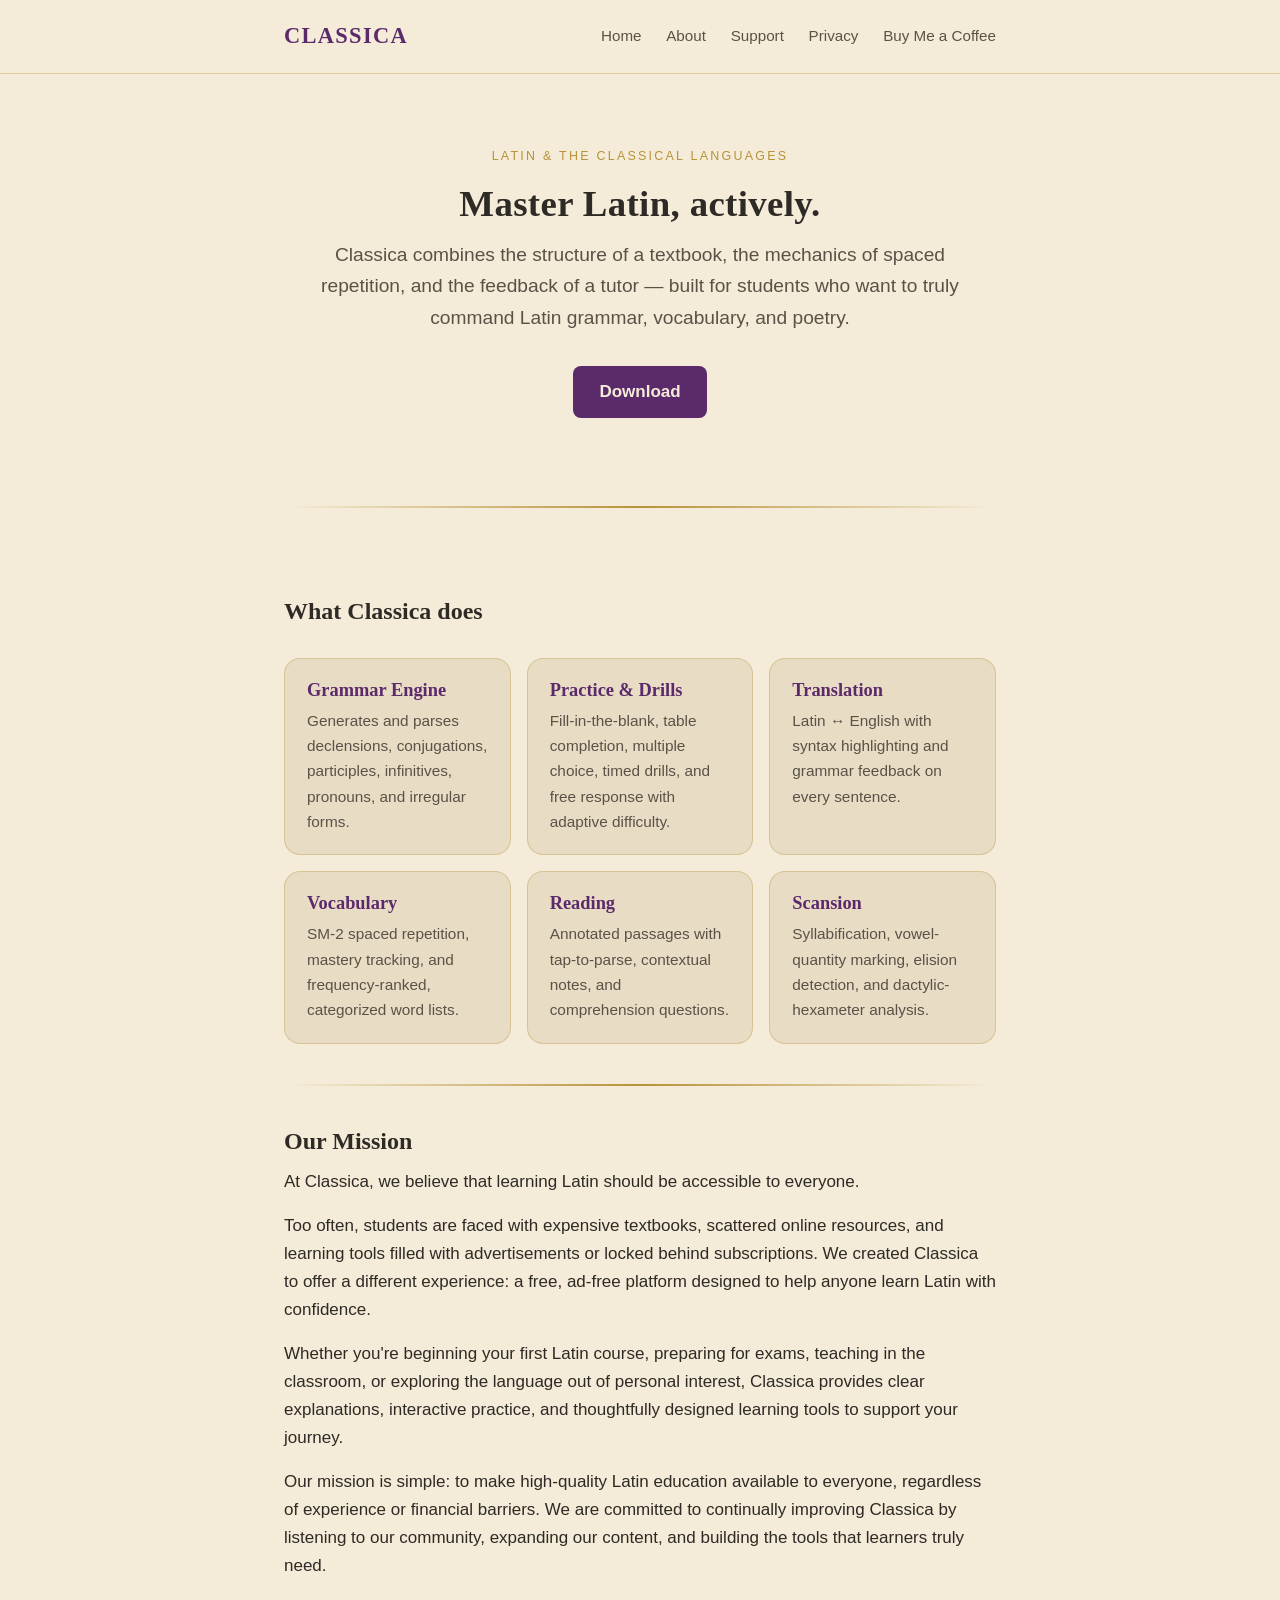
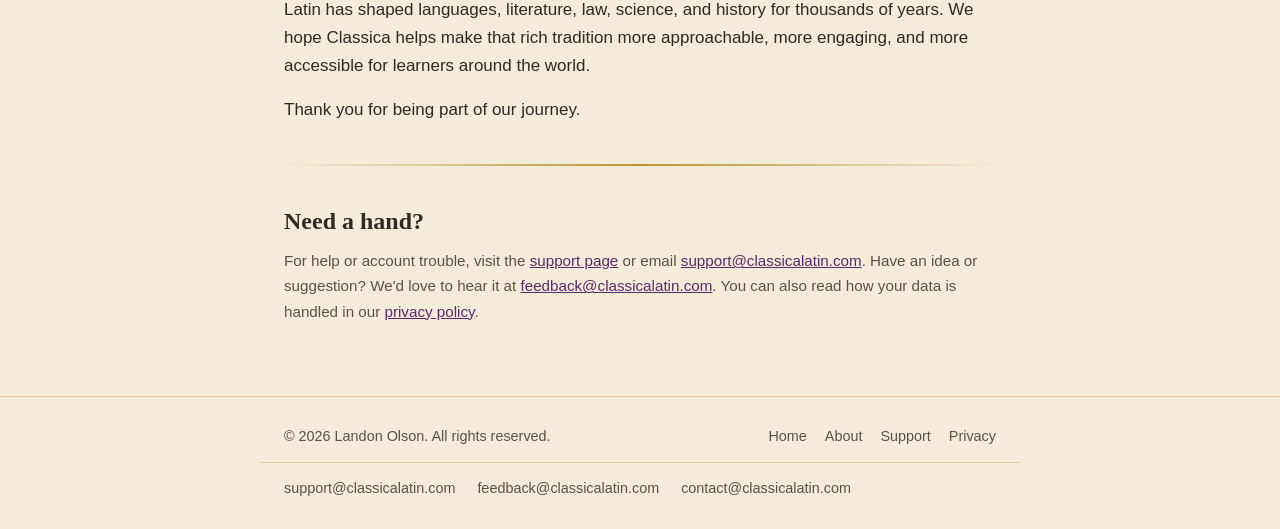
<file: index.html>
<!DOCTYPE html>
<html lang="en">
<head>
  <link rel="icon" type="image/png" href="../favicon.png">
  <meta charset="UTF-8">
  <meta name="viewport" content="width=device-width, initial-scale=1.0">
  <title>Classica — Master Latin, actively</title>
  <meta name="description" content="Classica is a modular Latin learning platform for iOS combining a textbook, spaced repetition, and intelligent grammar feedback.">
  <link rel="stylesheet" href="styles.css">
</head>
<body>
  <header>
    <nav class="nav">
      <a class="brand" href="index.html">CLASSICA</a>
      <div class="nav-links">
        <a href="index.html">Home</a>
        <a href="/about">About</a>
        <a href="/support">Support</a>
        <a href="/privacy">Privacy</a>
        <a href="https://buymeacoffee.com/classica" target="_blank" rel="noopener">Buy Me a Coffee</a>
      </div>
    </nav>
  </header>

  <div class="wrap">
    <section class="hero">
      <p class="eyebrow">Latin &amp; the classical languages</p>
      <h1>Master Latin, actively.</h1>
      <p class="lede" style="margin: 0 auto 24px;">
        Classica combines the structure of a textbook, the mechanics of spaced
        repetition, and the feedback of a tutor — built for students who want to
        truly command Latin grammar, vocabulary, and poetry.
      </p>
      <a class="btn" href="https://apps.apple.com/us/app/classica-latin/id6786415849">Download</a>
    </section>

    <hr class="gold-rule">

    <main>
      <section>
        <h2>What Classica does</h2>
        <div class="cards">
          <div class="card">
            <h3>Grammar Engine</h3>
            <p>Generates and parses declensions, conjugations, participles, infinitives, pronouns, and irregular forms.</p>
          </div>
          <div class="card">
            <h3>Practice &amp; Drills</h3>
            <p>Fill-in-the-blank, table completion, multiple choice, timed drills, and free response with adaptive difficulty.</p>
          </div>
          <div class="card">
            <h3>Translation</h3>
            <p>Latin ↔ English with syntax highlighting and grammar feedback on every sentence.</p>
          </div>
          <div class="card">
            <h3>Vocabulary</h3>
            <p>SM-2 spaced repetition, mastery tracking, and frequency-ranked, categorized word lists.</p>
          </div>
          <div class="card">
            <h3>Reading</h3>
            <p>Annotated passages with tap-to-parse, contextual notes, and comprehension questions.</p>
          </div>
          <div class="card">
            <h3>Scansion</h3>
            <p>Syllabification, vowel-quantity marking, elision detection, and dactylic-hexameter analysis.</p>
          </div>
        </div>
      </section>

      <hr class="gold-rule">

      <section class="mission">
        <h2>Our Mission</h2>
        <p>At Classica, we believe that learning Latin should be accessible to everyone.</p>
        <p>Too often, students are faced with expensive textbooks, scattered online
        resources, and learning tools filled with advertisements or locked behind
        subscriptions. We created Classica to offer a different experience: a free,
        ad-free platform designed to help anyone learn Latin with confidence.</p>
        <p>Whether you're beginning your first Latin course, preparing for exams,
        teaching in the classroom, or exploring the language out of personal interest,
        Classica provides clear explanations, interactive practice, and thoughtfully
        designed learning tools to support your journey.</p>
        <p>Our mission is simple: to make high-quality Latin education available to
        everyone, regardless of experience or financial barriers. We are committed to
        continually improving Classica by listening to our community, expanding our
        content, and building the tools that learners truly need.</p>
        <p>Latin has shaped languages, literature, law, science, and history for
        thousands of years. We hope Classica helps make that rich tradition more
        approachable, more engaging, and more accessible for learners around the world.</p>
        <p>Thank you for being part of our journey.</p>
      </section>

      <hr class="gold-rule">

      <section>
        <h2>Need a hand?</h2>
        <p class="muted">
          For help or account trouble, visit the
          <a href="/support">support page</a> or email
          <a href="mailto:support@classicalatin.com">support@classicalatin.com</a>.
          Have an idea or suggestion? We'd love to hear it at
          <a href="mailto:feedback@classicalatin.com">feedback@classicalatin.com</a>.
          You can also read how your data is handled in our
          <a href="/privacy">privacy policy</a>.
        </p>
      </section>
    </main>
  </div>

  <footer>
    <div class="footer-inner">
      <span>© 2026 Landon Olson. All rights reserved.</span>
      <div class="footer-links">
        <a href="index.html">Home</a>
        <a href="/about">About</a>
        <a href="/support">Support</a>
        <a href="/privacy">Privacy</a>
      </div>
    </div>
    <div class="footer-contact">
      <a href="mailto:support@classicalatin.com">support@classicalatin.com</a>
      <a href="mailto:feedback@classicalatin.com">feedback@classicalatin.com</a>
      <a href="mailto:contact@classicalatin.com">contact@classicalatin.com</a>
    </div>
  </footer>
</body>
</html>
</file>
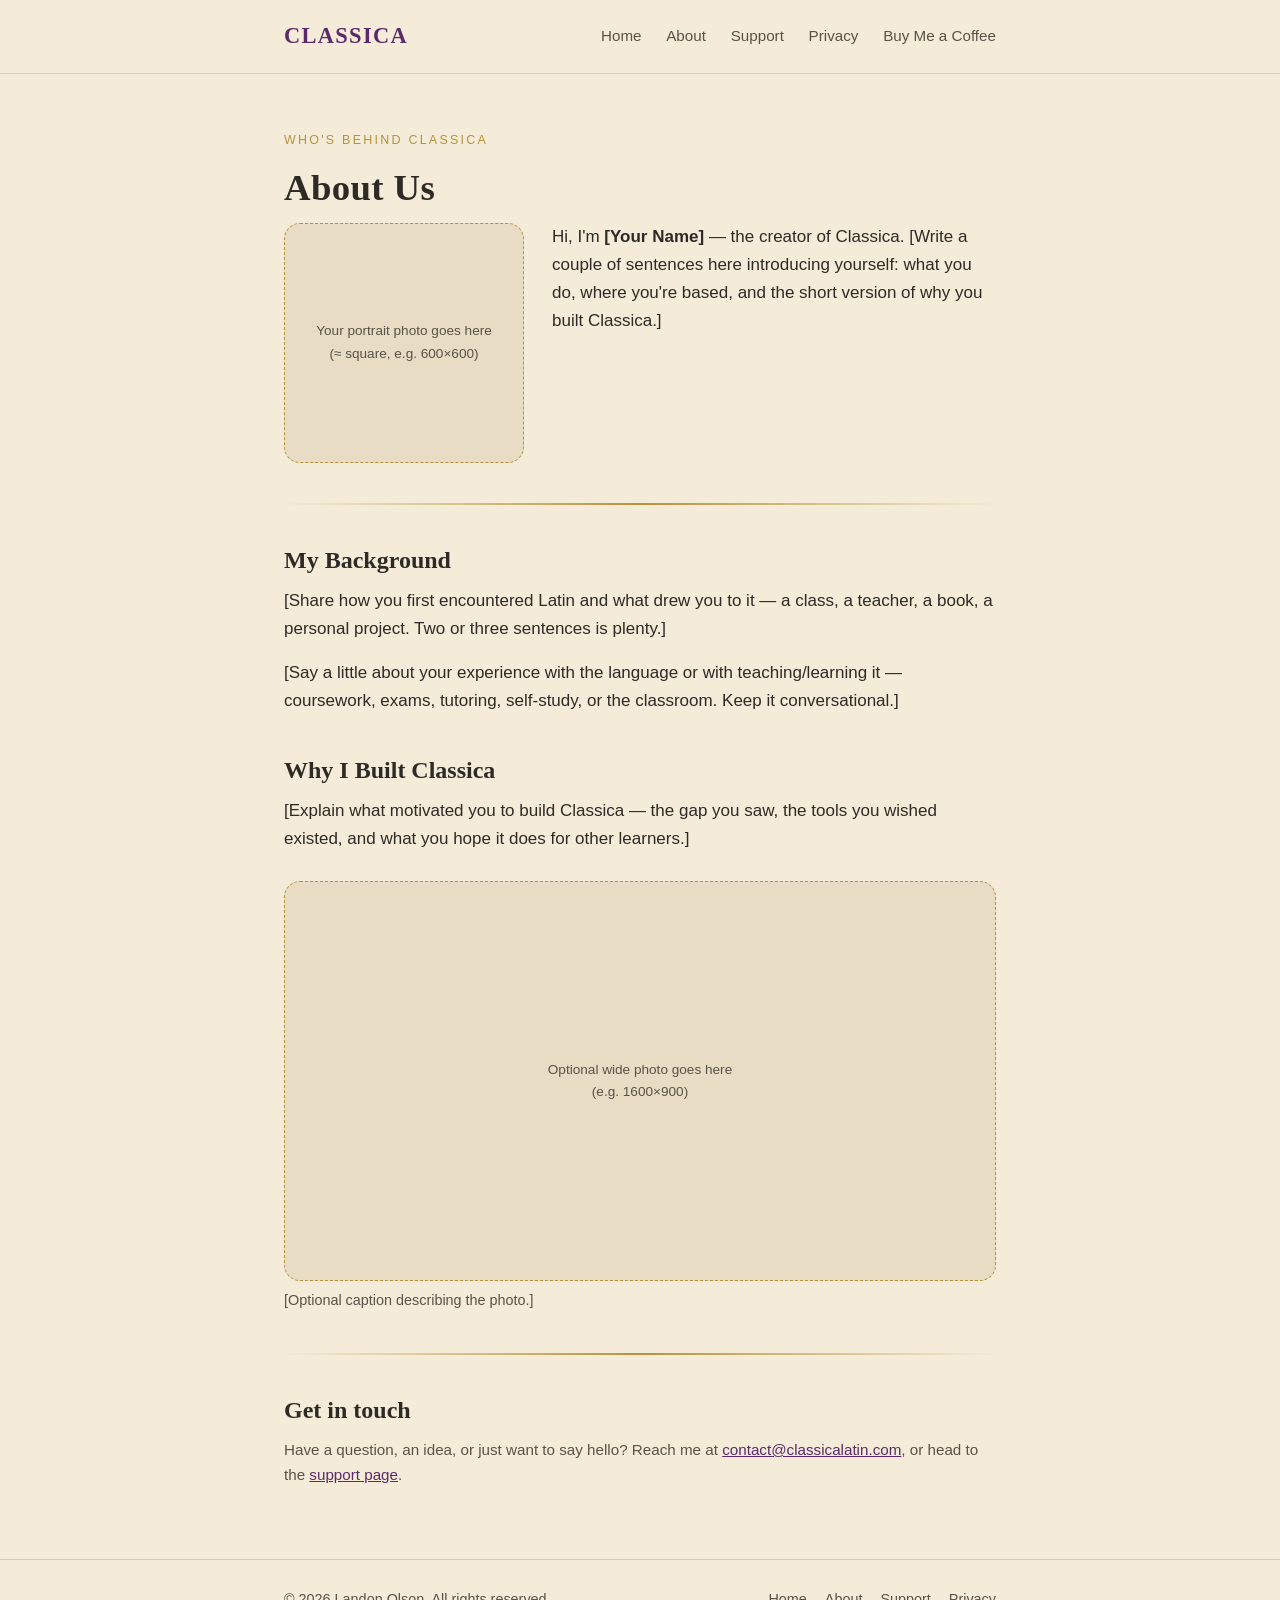
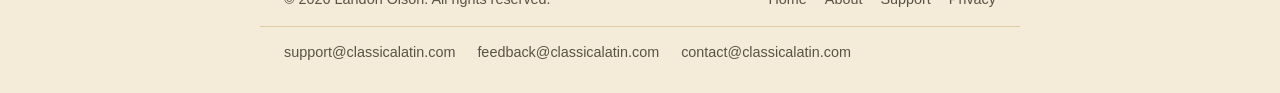
<file: about-draft/index.html>
<!DOCTYPE html>
<html lang="en">
<head>
  <link rel="icon" type="image/png" href="../favicon.png">
  <meta charset="UTF-8">
  <meta name="viewport" content="width=device-width, initial-scale=1.0">
  <title>About Us — Classica</title>
  <meta name="description" content="Meet the person behind Classica and the story of why it was built.">
  <link rel="stylesheet" href="../styles.css">
</head>
<body>
  <header>
    <nav class="nav">
      <a class="brand" href="../index.html">CLASSICA</a>
      <div class="nav-links">
        <a href="../index.html">Home</a>
        <a href="/about">About</a>
        <a href="/support">Support</a>
        <a href="/privacy">Privacy</a>
        <a href="https://buymeacoffee.com/classica" target="_blank" rel="noopener">Buy Me a Coffee</a>
      </div>
    </nav>
  </header>

  <div class="wrap">
    <main>
      <p class="eyebrow" style="margin-top:48px;">Who's behind Classica</p>
      <h1>About Us</h1>

      <!--
        ============================ INTRO ============================
        A short intro paragraph next to your portrait photo.

        TODO (photo): Replace the placeholder with your headshot.
          1. Create an "images" folder at the website root (next to index.html),
             and add your photo, e.g. website/images/landon.jpg
             (a square photo works best here).
          2. Delete the <div class="img-placeholder"> line below.
          3. Uncomment the <img> line and update the src/alt.
             Note the "../images/..." path — this page lives in the /about
             folder, so it points up one level to the shared images folder.

        TODO (text): Replace the placeholder paragraph with 2-3 sentences
        introducing yourself — your name, what you do, and one line on why
        Latin matters to you.
      -->
      <div class="about-intro">
        <div class="about-portrait">
          <!-- <img src="../images/landon.jpg" alt="Portrait of Landon Olson"> -->
          <div class="img-placeholder">Your portrait photo goes here<br>(≈ square, e.g. 600×600)</div>
        </div>
        <div class="about-text">
          <p><!-- TODO: intro paragraph -->
          Hi, I'm <strong>[Your Name]</strong> — the creator of Classica.
          [Write a couple of sentences here introducing yourself: what you do,
          where you're based, and the short version of why you built Classica.]</p>
        </div>
      </div>

      <hr class="gold-rule">

      <!--
        ========================= MY BACKGROUND =========================
        TODO: Replace the placeholder paragraphs with a bit about your
        background — your relationship with Latin, your education or teaching
        experience, and anything else you'd like readers to know. Add or
        remove paragraphs freely.
      -->
      <section>
        <h2>My Background</h2>
        <p><!-- TODO: background paragraph 1 -->
        [Share how you first encountered Latin and what drew you to it —
        a class, a teacher, a book, a personal project. Two or three sentences
        is plenty.]</p>
        <p><!-- TODO: background paragraph 2 -->
        [Say a little about your experience with the language or with
        teaching/learning it — coursework, exams, tutoring, self-study, or
        the classroom. Keep it conversational.]</p>
      </section>

      <!--
        ========================= WHY CLASSICA =========================
        TODO: Replace with your personal reason for building the app. This is
        a great place to connect back to the mission — what problem you
        wanted to solve for other learners.
      -->
      <section>
        <h2>Why I Built Classica</h2>
        <p><!-- TODO: motivation paragraph -->
        [Explain what motivated you to build Classica — the gap you saw, the
        tools you wished existed, and what you hope it does for other learners.]</p>
      </section>

      <!--
        ==================== OPTIONAL: A PHOTO / MOMENT ====================
        Optional second image — e.g. a photo of you teaching, a favorite
        manuscript, or something meaningful to you. Delete this whole <figure>
        block if you don't want it.

        TODO (photo): same steps as above — add the file to website/images/,
        delete the placeholder, and uncomment the <img> (note the ../images path).
      -->
      <figure>
        <!-- <img src="../images/moment.jpg" alt="Describe the photo" style="width:100%;border-radius:var(--radius);border:1px solid var(--divider);"> -->
        <div class="img-placeholder wide">Optional wide photo goes here<br>(e.g. 1600×900)</div>
        <figcaption><!-- TODO: optional caption -->[Optional caption describing the photo.]</figcaption>
      </figure>

      <hr class="gold-rule">

      <section>
        <h2>Get in touch</h2>
        <p class="muted">
          Have a question, an idea, or just want to say hello? Reach me at
          <a href="mailto:contact@classicalatin.com">contact@classicalatin.com</a>,
          or head to the <a href="/support">support page</a>.
        </p>
      </section>
    </main>
  </div>

  <footer>
    <div class="footer-inner">
      <span>© 2026 Landon Olson. All rights reserved.</span>
      <div class="footer-links">
        <a href="../index.html">Home</a>
        <a href="/about">About</a>
        <a href="/support">Support</a>
        <a href="/privacy">Privacy</a>
      </div>
    </div>
    <div class="footer-contact">
      <a href="mailto:support@classicalatin.com">support@classicalatin.com</a>
      <a href="mailto:feedback@classicalatin.com">feedback@classicalatin.com</a>
      <a href="mailto:contact@classicalatin.com">contact@classicalatin.com</a>
    </div>
  </footer>
</body>
</html>
</file>
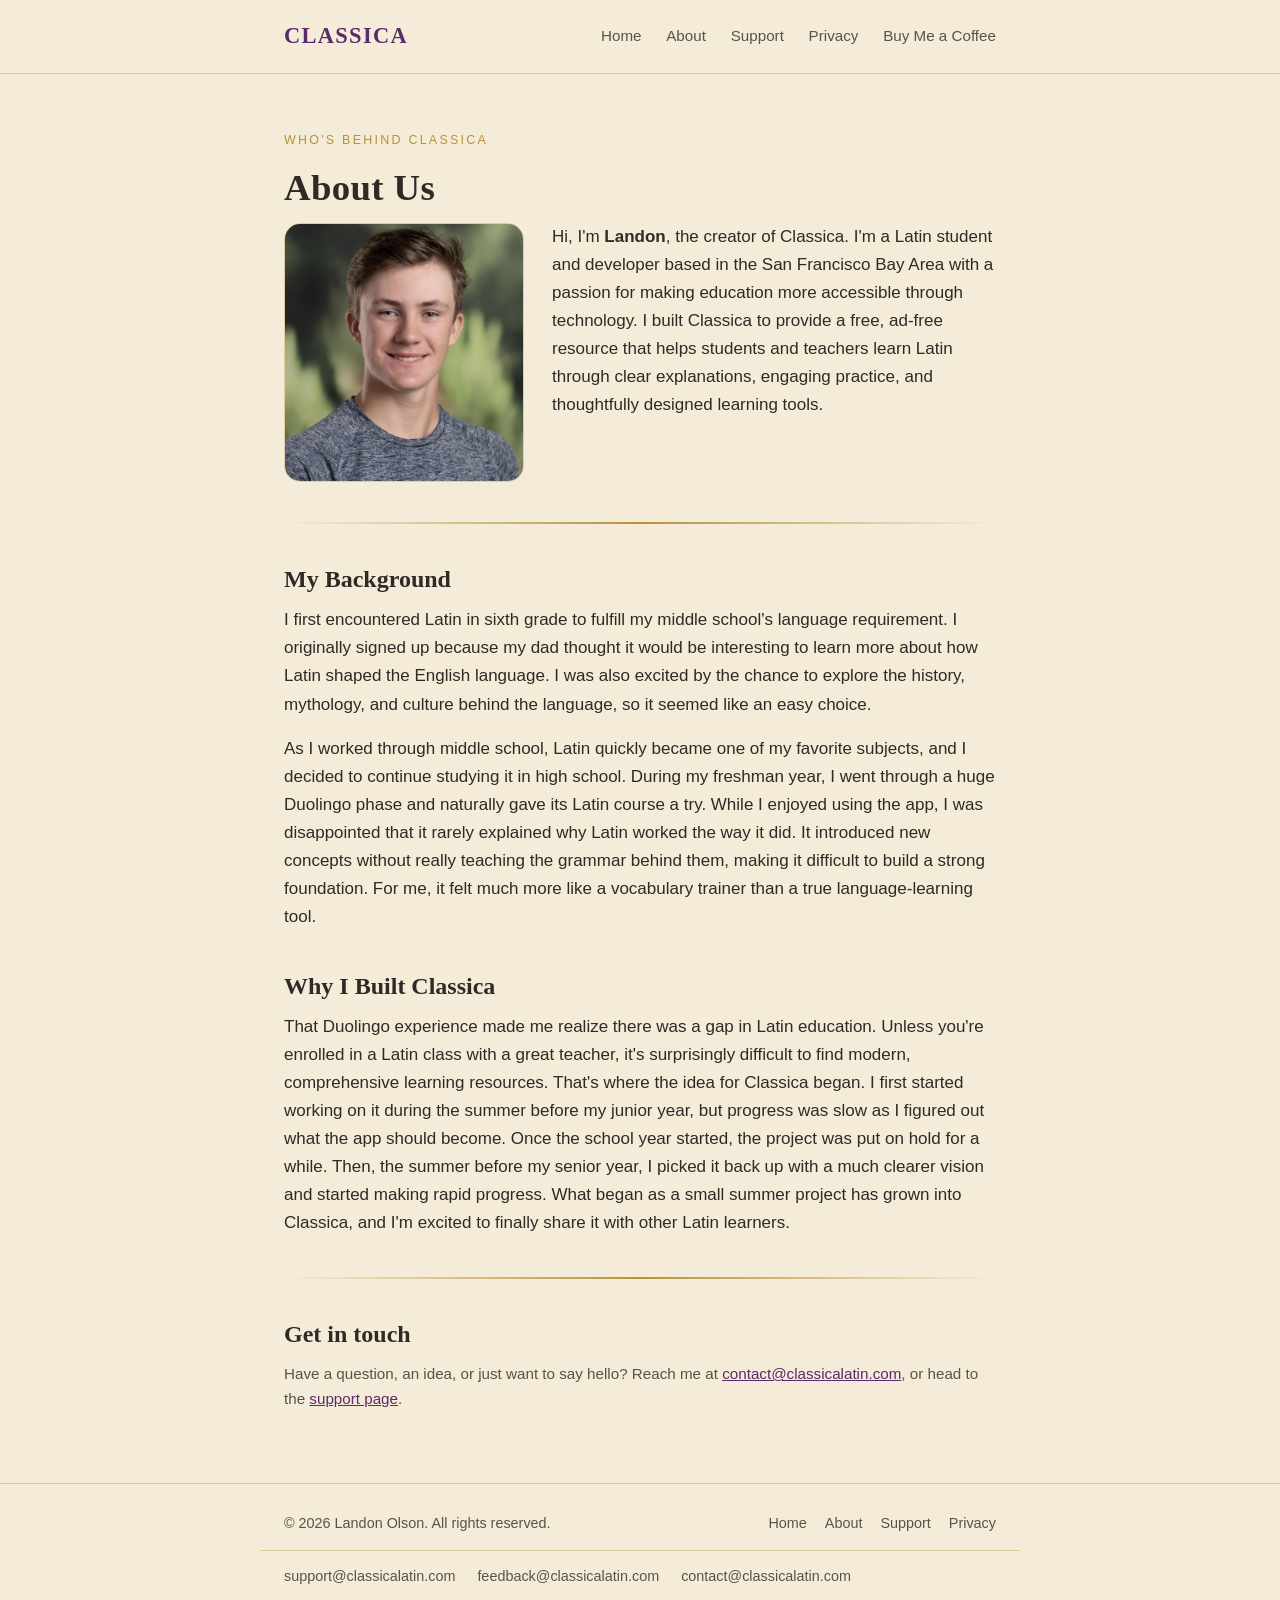
<file: about/index.html>
<!DOCTYPE html>
<html lang="en">
<head>
  <link rel="icon" type="image/png" href="../favicon.png">
  <meta charset="UTF-8">
  <meta name="viewport" content="width=device-width, initial-scale=1.0">
  <title>About Us — Classica</title>
  <meta name="description" content="Meet the person behind Classica and the story of why it was built.">
  <link rel="stylesheet" href="../styles.css">
</head>
<body>
  <header>
    <nav class="nav">
      <a class="brand" href="../index.html">CLASSICA</a>
      <div class="nav-links">
        <a href="../index.html">Home</a>
        <a href="/about">About</a>
        <a href="/support">Support</a>
        <a href="/privacy">Privacy</a>
        <a href="https://buymeacoffee.com/classica" target="_blank" rel="noopener">Buy Me a Coffee</a>
      </div>
    </nav>
  </header>

  <div class="wrap">
    <main>
      <p class="eyebrow" style="margin-top:48px;">Who's behind Classica</p>
      <h1>About Us</h1>

      <!--
        ============================ INTRO ============================
        A short intro paragraph next to your portrait photo.

        TODO (photo): Replace the placeholder with your headshot.
          1. Create an "images" folder at the website root (next to index.html),
             and add your photo, e.g. website/images/landon.jpg
             (a square photo works best here).
          2. Delete the <div class="img-placeholder"> line below.
          3. Uncomment the <img> line and update the src/alt.
             Note the "../images/..." path — this page lives in the /about
             folder, so it points up one level to the shared images folder.

        TODO (text): Replace the placeholder paragraph with 2-3 sentences
        introducing yourself — your name, what you do, and one line on why
        Latin matters to you.
      -->
      <div class="about-intro">
        <div class="about-portrait">
          <img src="../images/landon.jpg" alt="Portrait of Landon Olson">
        </div>
        <div class="about-text">
          <p><!-- TODO: intro paragraph -->
          Hi, I'm <strong>Landon</strong>, the creator of Classica.
          I'm a Latin student and developer based in the San Francisco Bay Area with a passion 
          for making education more accessible through technology. I built Classica to provide 
          a free, ad-free resource that helps students and teachers learn Latin through clear 
          explanations, engaging practice, and thoughtfully designed learning tools.</p>
        </div>
      </div>

      <hr class="gold-rule">

      <!--
        ========================= MY BACKGROUND =========================
        TODO: Replace the placeholder paragraphs with a bit about your
        background — your relationship with Latin, your education or teaching
        experience, and anything else you'd like readers to know. Add or
        remove paragraphs freely.
      -->
      <section>
        <h2>My Background</h2>
        <p><!-- TODO: background paragraph 1 -->
        I first encountered Latin in sixth grade to fulfill my middle school's language 
        requirement. I originally signed up because my dad thought it would be interesting
        to learn more about how Latin shaped the English language. I was also excited by 
        the chance to explore the history, mythology, and culture behind the language, so 
        it seemed like an easy choice.</p>
        <p><!-- TODO: background paragraph 2 -->
        As I worked through middle school, Latin quickly became one of my favorite subjects, 
        and I decided to continue studying it in high school. During my freshman year, I went 
        through a huge Duolingo phase and naturally gave its Latin course a try. While I 
        enjoyed using the app, I was disappointed that it rarely explained why Latin worked 
        the way it did. It introduced new concepts without really teaching the grammar behind 
        them, making it difficult to build a strong foundation. For me, it felt much more like 
        a vocabulary trainer than a true language-learning tool.</p>
      </section>

      <!--
        ========================= WHY CLASSICA =========================
        TODO: Replace with your personal reason for building the app. This is
        a great place to connect back to the mission — what problem you
        wanted to solve for other learners.
      -->
      <section>
        <h2>Why I Built Classica</h2>
        <p><!-- TODO: motivation paragraph -->
        That Duolingo experience made me realize there was a gap in Latin education. Unless 
        you're enrolled in a Latin class with a great teacher, it's surprisingly difficult 
        to find modern, comprehensive learning resources. That's where the idea for Classica 
        began. I first started working on it during the summer before my junior year, but 
        progress was slow as I figured out what the app should become. Once the school year 
        started, the project was put on hold for a while. Then, the summer before my senior 
        year, I picked it back up with a much clearer vision and started making rapid progress. 
        What began as a small summer project has grown into Classica, and I'm excited to finally 
        share it with other Latin learners.</p>
      </section>

      <hr class="gold-rule">

      <section>
        <h2>Get in touch</h2>
        <p class="muted">
          Have a question, an idea, or just want to say hello? Reach me at
          <a href="mailto:contact@classicalatin.com">contact@classicalatin.com</a>,
          or head to the <a href="/support">support page</a>.
        </p>
      </section>
    </main>
  </div>

  <footer>
    <div class="footer-inner">
      <span>© 2026 Landon Olson. All rights reserved.</span>
      <div class="footer-links">
        <a href="../index.html">Home</a>
        <a href="/about">About</a>
        <a href="/support">Support</a>
        <a href="/privacy">Privacy</a>
      </div>
    </div>
    <div class="footer-contact">
      <a href="mailto:support@classicalatin.com">support@classicalatin.com</a>
      <a href="mailto:feedback@classicalatin.com">feedback@classicalatin.com</a>
      <a href="mailto:contact@classicalatin.com">contact@classicalatin.com</a>
    </div>
  </footer>
</body>
</html>
</file>
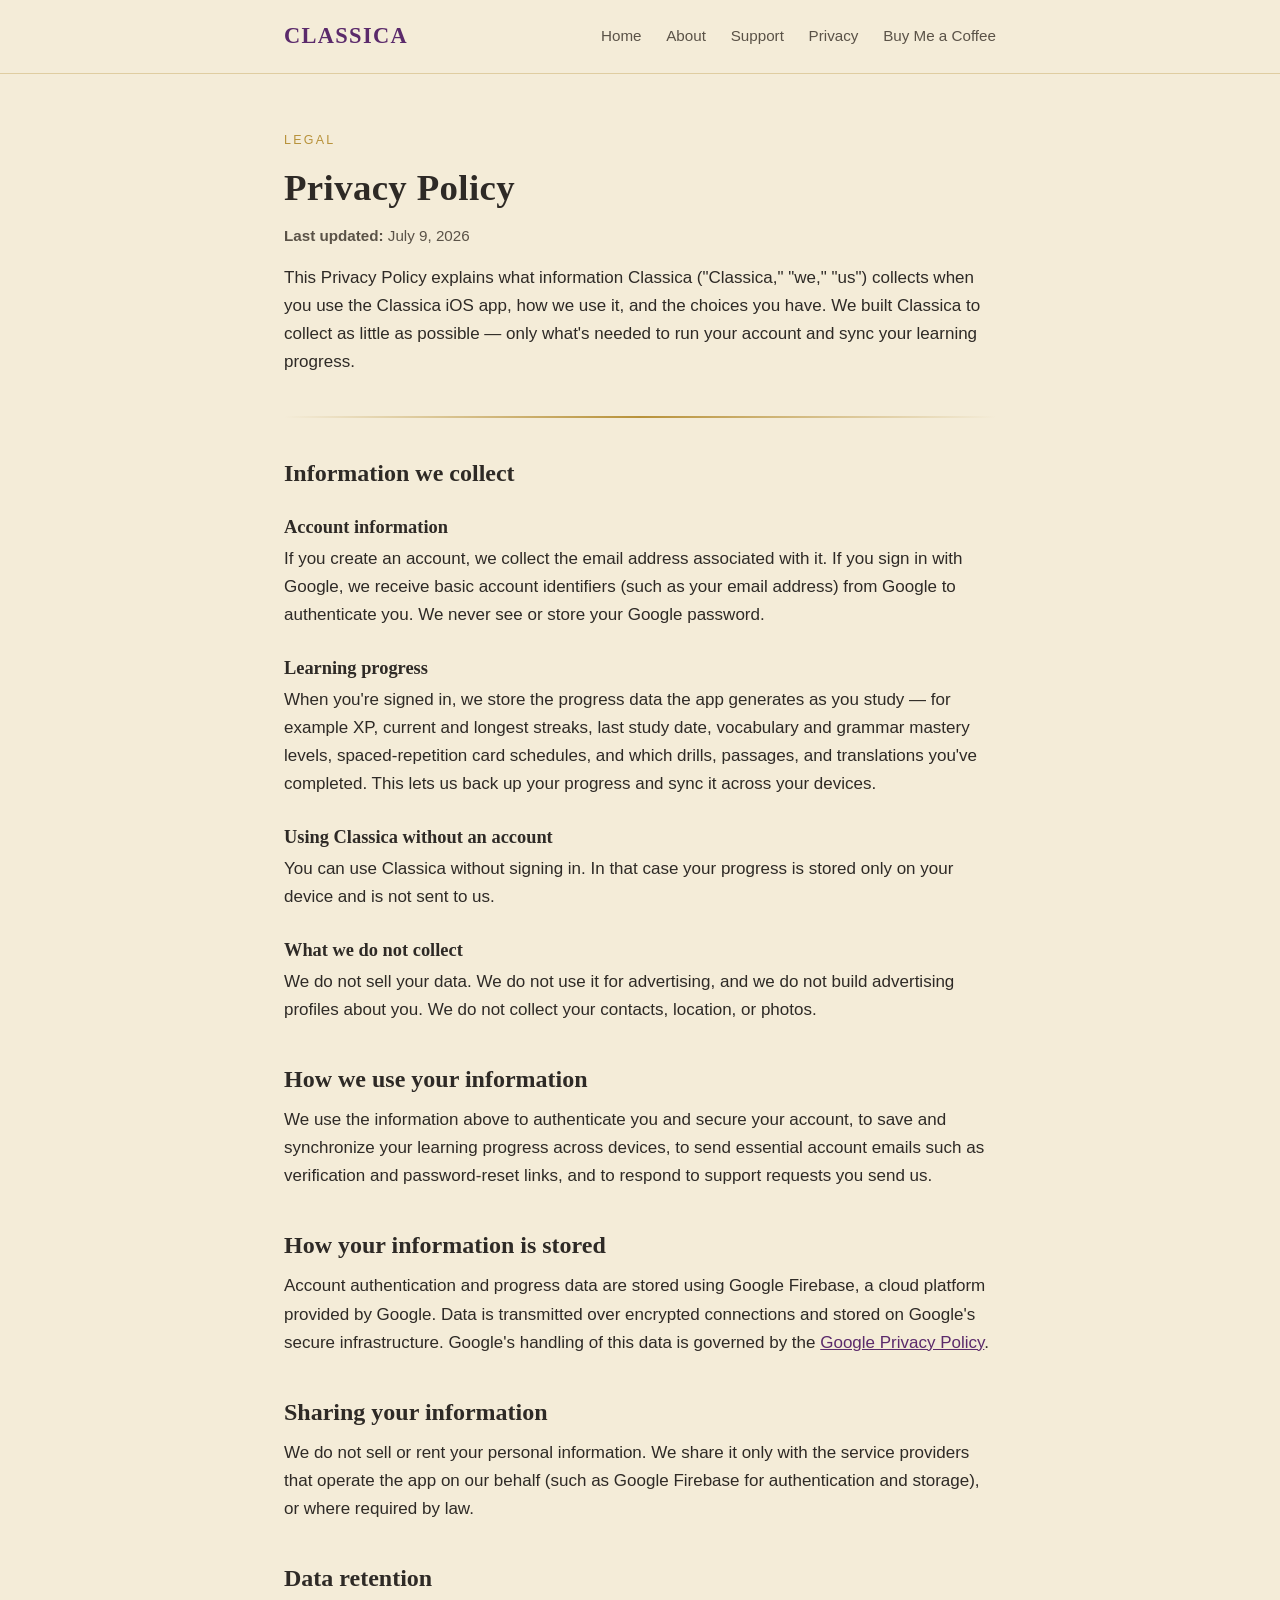
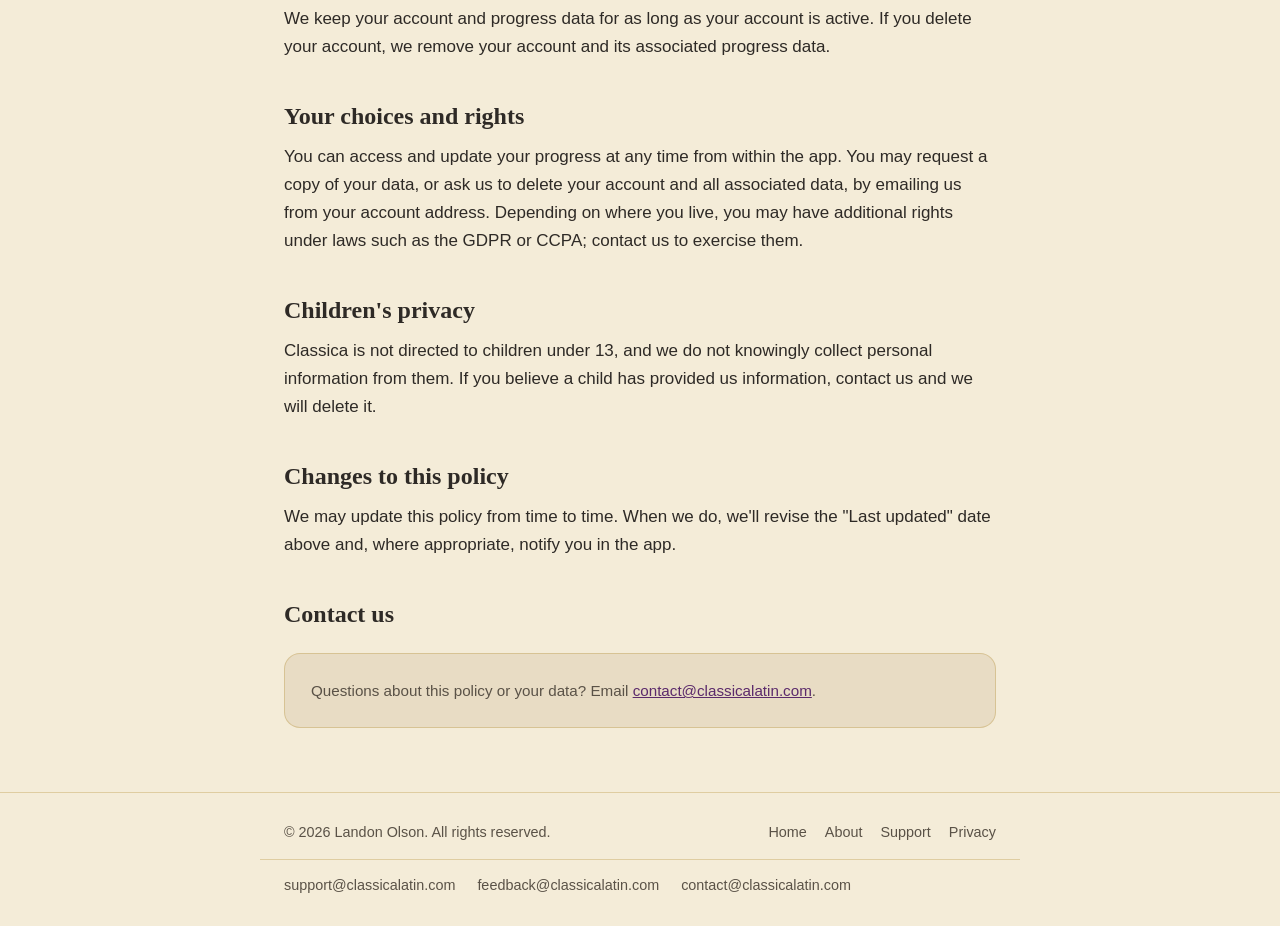
<file: privacy/index.html>
<!DOCTYPE html>
<html lang="en">
<head>
  <link rel="icon" type="image/png" href="../favicon.png">
  <meta charset="UTF-8">
  <meta name="viewport" content="width=device-width, initial-scale=1.0">
  <title>Privacy Policy — Classica</title>
  <meta name="description" content="How Classica collects, uses, and protects your data.">
  <link rel="stylesheet" href="../styles.css">
</head>
<body>
  <header>
    <nav class="nav">
      <a class="brand" href="../index.html">CLASSICA</a>
      <div class="nav-links">
        <a href="../index.html">Home</a>
        <a href="/about">About</a>
        <a href="/support">Support</a>
        <a href="/privacy">Privacy</a>
        <a href="https://buymeacoffee.com/classica" target="_blank" rel="noopener">Buy Me a Coffee</a>
      </div>
    </nav>
  </header>

  <div class="wrap">
    <main>
      <p class="eyebrow" style="margin-top:48px;">Legal</p>
      <h1>Privacy Policy</h1>
      <p class="muted"><strong>Last updated:</strong> July 9, 2026</p>

      <p>This Privacy Policy explains what information Classica ("Classica," "we,"
      "us") collects when you use the Classica iOS app, how we use it, and the
      choices you have. We built Classica to collect as little as possible — only
      what's needed to run your account and sync your learning progress.</p>

      <hr class="gold-rule">

      <section>
        <h2>Information we collect</h2>

        <h3>Account information</h3>
        <p>If you create an account, we collect the email address associated with
        it. If you sign in with Google, we receive basic account identifiers
        (such as your email address) from Google to authenticate you. We never see
        or store your Google password.</p>

        <h3>Learning progress</h3>
        <p>When you're signed in, we store the progress data the app generates as
        you study — for example XP, current and longest streaks, last study date,
        vocabulary and grammar mastery levels, spaced-repetition card schedules,
        and which drills, passages, and translations you've completed. This lets us
        back up your progress and sync it across your devices.</p>

        <h3>Using Classica without an account</h3>
        <p>You can use Classica without signing in. In that case your progress is
        stored only on your device and is not sent to us.</p>

        <h3>What we do not collect</h3>
        <p>We do not sell your data. We do not use it for advertising, and we do
        not build advertising profiles about you. We do not collect your contacts,
        location, or photos.</p>
      </section>

      <section>
        <h2>How we use your information</h2>
        <p>We use the information above to authenticate you and secure your account,
        to save and synchronize your learning progress across devices, to send
        essential account emails such as verification and password-reset links, and
        to respond to support requests you send us.</p>
      </section>

      <section>
        <h2>How your information is stored</h2>
        <p>Account authentication and progress data are stored using Google
        Firebase, a cloud platform provided by Google. Data is transmitted over
        encrypted connections and stored on Google's secure infrastructure. Google's
        handling of this data is governed by the
        <a href="https://policies.google.com/privacy" target="_blank" rel="noopener">Google Privacy Policy</a>.</p>
      </section>

      <section>
        <h2>Sharing your information</h2>
        <p>We do not sell or rent your personal information. We share it only with
        the service providers that operate the app on our behalf (such as Google
        Firebase for authentication and storage), or where required by law.</p>
      </section>

      <section>
        <h2>Data retention</h2>
        <p>We keep your account and progress data for as long as your account is
        active. If you delete your account, we remove your account and its
        associated progress data.</p>
      </section>

      <section>
        <h2>Your choices and rights</h2>
        <p>You can access and update your progress at any time from within the app.
        You may request a copy of your data, or ask us to delete your account and
        all associated data, by emailing us from your account address. Depending on
        where you live, you may have additional rights under laws such as the GDPR
        or CCPA; contact us to exercise them.</p>
      </section>

      <section>
        <h2>Children's privacy</h2>
        <p>Classica is not directed to children under 13, and we do not knowingly
        collect personal information from them. If you believe a child has provided
        us information, contact us and we will delete it.</p>
      </section>

      <section>
        <h2>Changes to this policy</h2>
        <p>We may update this policy from time to time. When we do, we'll revise the
        "Last updated" date above and, where appropriate, notify you in the app.</p>
      </section>

      <section>
        <h2>Contact us</h2>
        <div class="contact-box">
          <p class="muted" style="margin:0;">
            Questions about this policy or your data? Email
            <a href="mailto:contact@classicalatin.com">contact@classicalatin.com</a>.
          </p>
        </div>
      </section>
    </main>
  </div>

  <footer>
    <div class="footer-inner">
      <span>© 2026 Landon Olson. All rights reserved.</span>
      <div class="footer-links">
        <a href="../index.html">Home</a>
        <a href="/about">About</a>
        <a href="/support">Support</a>
        <a href="/privacy">Privacy</a>
      </div>
    </div>
    <div class="footer-contact">
      <a href="mailto:support@classicalatin.com">support@classicalatin.com</a>
      <a href="mailto:feedback@classicalatin.com">feedback@classicalatin.com</a>
      <a href="mailto:contact@classicalatin.com">contact@classicalatin.com</a>
    </div>
  </footer>
</body>
</html>
</file>
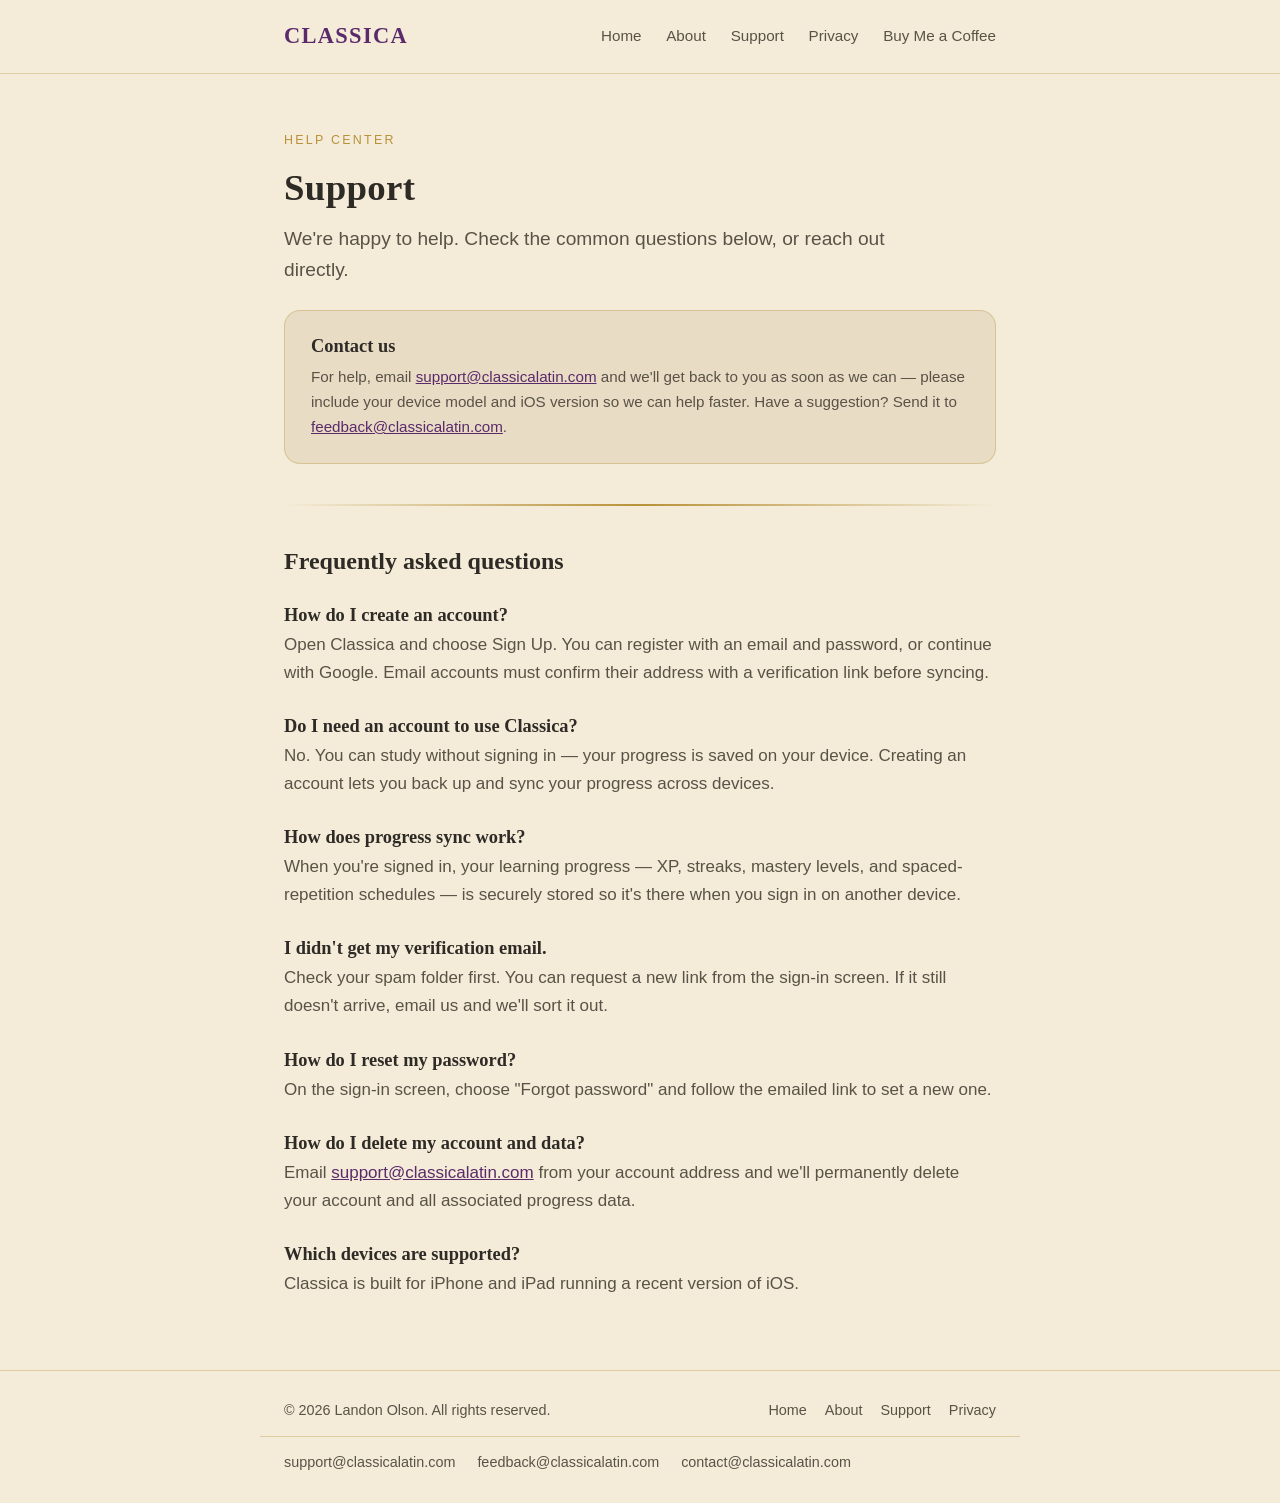
<file: support/index.html>
<!DOCTYPE html>
<html lang="en">
<head>
  <link rel="icon" type="image/png" href="../favicon.png">
  <meta charset="UTF-8">
  <meta name="viewport" content="width=device-width, initial-scale=1.0">
  <title>Support — Classica</title>
  <meta name="description" content="Get help with Classica: account, sync, and common questions.">
  <link rel="stylesheet" href="../styles.css">
</head>
<body>
  <header>
    <nav class="nav">
      <a class="brand" href="../index.html">CLASSICA</a>
      <div class="nav-links">
        <a href="../index.html">Home</a>
        <a href="/about">About</a>
        <a href="/support">Support</a>
        <a href="/privacy">Privacy</a>
        <a href="https://buymeacoffee.com/classica" target="_blank" rel="noopener">Buy Me a Coffee</a>
      </div>
    </nav>
  </header>

  <div class="wrap">
    <main>
      <p class="eyebrow" style="margin-top:48px;">Help Center</p>
      <h1>Support</h1>
      <p class="lede">We're happy to help. Check the common questions below, or reach out directly.</p>

      <div class="contact-box">
        <h3 style="margin-top:0;">Contact us</h3>
        <p class="muted" style="margin-bottom:0;">
          For help, email
          <a href="mailto:support@classicalatin.com">support@classicalatin.com</a>
          and we'll get back to you as soon as we can — please include your device
          model and iOS version so we can help faster. Have a suggestion? Send it to
          <a href="mailto:feedback@classicalatin.com">feedback@classicalatin.com</a>.
        </p>
      </div>

      <hr class="gold-rule">

      <section class="faq">
        <h2>Frequently asked questions</h2>

        <h3>How do I create an account?</h3>
        <p>Open Classica and choose Sign Up. You can register with an email and
        password, or continue with Google. Email accounts must confirm their
        address with a verification link before syncing.</p>

        <h3>Do I need an account to use Classica?</h3>
        <p>No. You can study without signing in — your progress is saved on your
        device. Creating an account lets you back up and sync your progress across
        devices.</p>

        <h3>How does progress sync work?</h3>
        <p>When you're signed in, your learning progress — XP, streaks, mastery
        levels, and spaced-repetition schedules — is securely stored so it's there
        when you sign in on another device.</p>

        <h3>I didn't get my verification email.</h3>
        <p>Check your spam folder first. You can request a new link from the
        sign-in screen. If it still doesn't arrive, email us and we'll sort it out.</p>

        <h3>How do I reset my password?</h3>
        <p>On the sign-in screen, choose "Forgot password" and follow the emailed
        link to set a new one.</p>

        <h3>How do I delete my account and data?</h3>
        <p>Email <a href="mailto:support@classicalatin.com">support@classicalatin.com</a>
        from your account address and we'll permanently delete your account and all
        associated progress data.</p>

        <h3>Which devices are supported?</h3>
        <p>Classica is built for iPhone and iPad running a recent version of iOS.</p>
      </section>
    </main>
  </div>

  <footer>
    <div class="footer-inner">
      <span>© 2026 Landon Olson. All rights reserved.</span>
      <div class="footer-links">
        <a href="../index.html">Home</a>
        <a href="/about">About</a>
        <a href="/support">Support</a>
        <a href="/privacy">Privacy</a>
      </div>
    </div>
    <div class="footer-contact">
      <a href="mailto:support@classicalatin.com">support@classicalatin.com</a>
      <a href="mailto:feedback@classicalatin.com">feedback@classicalatin.com</a>
      <a href="mailto:contact@classicalatin.com">contact@classicalatin.com</a>
    </div>
  </footer>
</body>
</html>
</file>
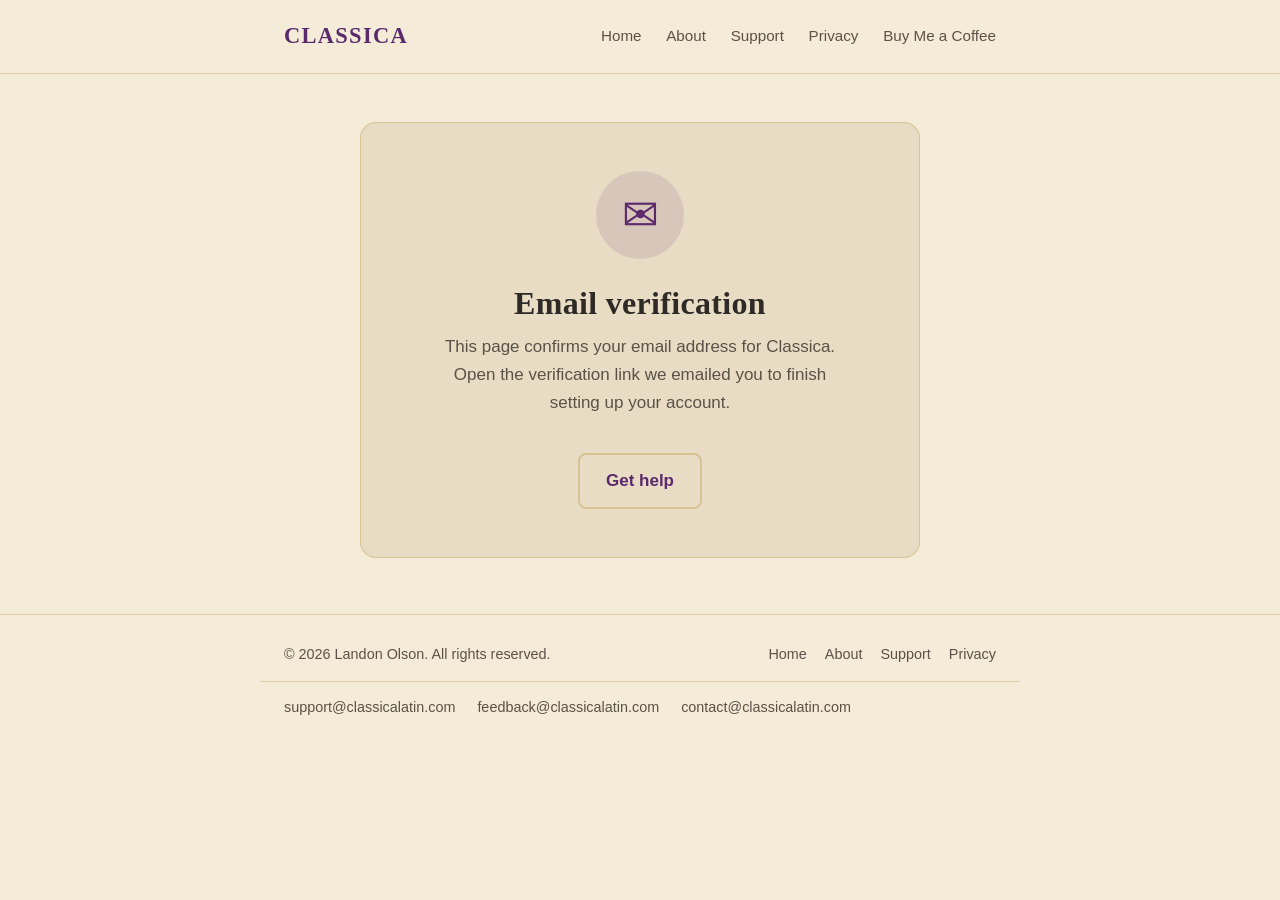
<file: verify/index.html>
<!DOCTYPE html>
<html lang="en">
<head>
  <link rel="icon" type="image/png" href="../favicon.png">
  <meta charset="UTF-8">
  <meta name="viewport"
        content="width=device-width, initial-scale=1.0">
  <meta name="robots" content="noindex">
  <title>Verify your email — Classica</title>
  <meta name="description"
        content="Confirm your email address for your Classica account.">
  <link rel="stylesheet" href="../styles.css">

  <style>
    .verify-card {
      max-width: 560px;
      margin: 40px auto 0;
      text-align: center;
      background: var(--surface-muted);
      border: 1px solid var(--divider);
      border-radius: var(--radius);
      padding: 48px 40px;
    }

    .verify-card h1 {
      font-size: 2rem;
      margin: 0 0 10px;
    }

    .verify-card p {
      color: var(--text-secondary);
      margin: 0 auto 8px;
      max-width: 42ch;
    }

    .verify-icon {
      width: 88px;
      height: 88px;
      border-radius: 50%;
      margin: 0 auto 24px;
      display: flex;
      align-items: center;
      justify-content: center;
      font-size: 44px;
    }

    .verify-icon.ok {
      background: rgba(62, 122, 94, 0.15);
      color: #3E7A5E;
    }

    .verify-icon.bad {
      background: rgba(122, 46, 46, 0.14);
      color: var(--oxblood, #7A2E2E);
    }

    .verify-icon.info {
      background: rgba(91, 42, 107, 0.12);
      color: var(--accent);
    }

    .verify-actions {
      margin-top: 28px;
      display: flex;
      gap: 12px;
      justify-content: center;
      flex-wrap: wrap;
    }

    .btn.secondary {
      background: transparent;
      color: var(--accent);
      border: 2px solid var(--divider);
    }

    .spinner {
      width: 54px;
      height: 54px;
      margin: 0 auto 24px;
      border-radius: 50%;
      border: 5px solid var(--divider);
      border-top-color: var(--accent);
      animation: spin 0.9s linear infinite;
    }

    @keyframes spin {
      to {
        transform: rotate(360deg);
      }
    }

    [hidden] {
      display: none !important;
    }

    .verify-email {
      color: var(--text-primary);
      font-weight: 600;
    }

    .field {
      text-align: left;
      margin: 0 auto;
      max-width: 340px;
    }

    .field label {
      display: block;
      font-size: 0.9rem;
      color: var(--text-secondary);
      margin: 16px 0 6px;
    }

    .field input {
      width: 100%;
      padding: 12px 14px;
      font-size: 1rem;
      border: 1px solid var(--divider);
      border-radius: var(--radius-s);
      background: var(--surface);
      color: var(--text-primary);
    }

    .field input:focus {
      outline: none;
      border-color: var(--accent);
    }

    .show-pass {
      display: flex;
      align-items: center;
      gap: 8px;
      justify-content: center;
      margin: 16px auto 0;
      font-size: 0.9rem;
      color: var(--text-secondary);
      cursor: pointer;
    }

    .form-error {
      color: var(--oxblood, #7A2E2E);
      font-size: 0.92rem;
      margin-top: 14px;
      min-height: 1.2em;
    }

    #reset-submit[disabled] {
      opacity: 0.6;
      cursor: default;
    }
  </style>
</head>

<body>
  <header>
    <nav class="nav">
      <a class="brand" href="../index.html">CLASSICA</a>

      <div class="nav-links">
        <a href="../index.html">Home</a>
        <a href="/about">About</a>
        <a href="/support">Support</a>
        <a href="/privacy">Privacy</a>
        <a href="https://buymeacoffee.com/classica"
           target="_blank"
           rel="noopener">
          Buy Me a Coffee
        </a>
      </div>
    </nav>
  </header>

  <div class="wrap">
    <main>

      <!-- Loading -->
      <section id="state-loading" class="verify-card">
        <div class="spinner"></div>
        <h1>One moment…</h1>
        <p>We're checking your link.</p>
      </section>

      <!-- Verification success -->
      <section id="state-success"
               class="verify-card"
               hidden>
        <div class="verify-icon ok">&#10003;</div>

        <h1>Email verified</h1>

        <p>
          Your email
          <span class="verify-email" id="ok-email"></span>
          is now confirmed. You can return to the Classica app
          and sign in.
        </p>

        <div class="verify-actions">
          <a class="btn"
             id="ok-continue"
             href="../index.html"
             hidden>
            Continue
          </a>

          <a class="btn secondary" href="../index.html">
            Back to home
          </a>
        </div>
      </section>

      <!-- Error -->
      <section id="state-error"
               class="verify-card"
               hidden>
        <div class="verify-icon bad">&#33;</div>

        <h1 id="err-title">
          Verification link problem
        </h1>

        <p id="err-message">
          This verification link is invalid or has expired.
        </p>

        <p class="muted">
          Open the Classica app and request a new verification
          email, then use the newest link.
        </p>

        <div class="verify-actions">
          <a class="btn secondary" href="/support">
            Get help
          </a>
        </div>
      </section>

      <!-- Password reset -->
      <section id="state-reset"
               class="verify-card"
               hidden>
        <div class="verify-icon info">&#128273;</div>

        <h1>Set a new password</h1>

        <p>
          Choose a new password for
          <span class="verify-email" id="reset-email"></span>.
        </p>

        <form id="reset-form" novalidate>

          <div class="field">
            <label for="pw1">New password</label>
            <input id="pw1"
                   type="password"
                   autocomplete="new-password"
                   minlength="6"
                   required>
          </div>

          <div class="field">
            <label for="pw2">Confirm password</label>
            <input id="pw2"
                   type="password"
                   autocomplete="new-password"
                   minlength="6"
                   required>
          </div>

          <label class="show-pass">
            <input type="checkbox" id="show-pw">
            Show password
          </label>

          <div class="form-error"
               id="reset-error"
               role="alert"></div>

          <div class="verify-actions">
            <button class="btn"
                    id="reset-submit"
                    type="submit">
              Update password
            </button>
          </div>

        </form>
      </section>

      <!-- Password reset success -->
      <section id="state-reset-done"
               class="verify-card"
               hidden>
        <div class="verify-icon ok">&#10003;</div>

        <h1>Password updated</h1>

        <p>
          Your password has been changed. You can now sign in
          to Classica with your new password.
        </p>

        <div class="verify-actions">
          <a class="btn secondary" href="../index.html">
            Back to home
          </a>
        </div>
      </section>

      <!-- Direct visit / no code -->
      <section id="state-info"
               class="verify-card"
               hidden>
        <div class="verify-icon info">&#9993;</div>

        <h1>Email verification</h1>

        <p>
          This page confirms your email address for Classica.
          Open the verification link we emailed you to finish
          setting up your account.
        </p>

        <div class="verify-actions">
          <a class="btn secondary" href="/support">
            Get help
          </a>
        </div>
      </section>

    </main>
  </div>

  <footer>
    <div class="footer-inner">
      <span>
        © 2026 Landon Olson. All rights reserved.
      </span>

      <div class="footer-links">
        <a href="../index.html">Home</a>
        <a href="/about">About</a>
        <a href="/support">Support</a>
        <a href="/privacy">Privacy</a>
      </div>
    </div>

    <div class="footer-contact">
      <a href="mailto:support@classicalatin.com">
        support@classicalatin.com
      </a>

      <a href="mailto:feedback@classicalatin.com">
        feedback@classicalatin.com
      </a>

      <a href="mailto:contact@classicalatin.com">
        contact@classicalatin.com
      </a>
    </div>
  </footer>

  <script>
    (function () {
      "use strict";

      var DEFAULT_API_KEY = "AIzaSyDeqUmQBpvLJLaB20t49oOJylmKEAgHk4U";

      var params = new URLSearchParams(
        window.location.search
      );

      var mode = params.get("mode");
      var oobCode = params.get("oobCode");
      var apiKey = params.get("apiKey") || DEFAULT_API_KEY;
      var continueUrl = params.get("continueUrl");

      function show(id) {
        [
          "loading",
          "success",
          "error",
          "reset",
          "reset-done",
          "info"
        ].forEach(function (state) {
          var el = document.getElementById(
            "state-" + state
          );

          if (el) {
            el.hidden = state !== id;
          }
        });
      }

      /*
       * Only permit normal HTTP(S) continuation URLs.
       */
      function safeUrl(url) {
        if (!url) {
          return null;
        }

        try {
          var parsed = new URL(
            url,
            window.location.origin
          );

          if (
            parsed.protocol === "https:" ||
            parsed.protocol === "http:"
          ) {
            return parsed.href;
          }

          return null;
        } catch (e) {
          return null;
        }
      }

      function showError(title, message) {
        if (title) {
          document.getElementById(
            "err-title"
          ).textContent = title;
        }

        if (message) {
          document.getElementById(
            "err-message"
          ).textContent = message;
        }

        show("error");
      }

      /*
       * Convert Firebase REST API error codes into user-friendly messages.
       */
      function friendly(code) {
        switch (code) {
          case "EXPIRED_OOB_CODE":
            return "This link has expired.";

          case "INVALID_OOB_CODE":
            return "This link is invalid or has already been used.";

          case "USER_DISABLED":
            return (
              "This account has been disabled. " +
              "Please contact support."
            );

          case "EMAIL_NOT_FOUND":
            return (
              "We couldn't find an account for this link."
            );

          default:
            return (
              "This link is invalid or has expired."
            );
        }
      }

      /*
       * Apply an email verification/recovery action code.
       */
      function applyCode() {
        var endpoint =
          "https://identitytoolkit.googleapis.com/v1/" +
          "accounts:update?key=" +
          encodeURIComponent(apiKey);

        return fetch(endpoint, {
          method: "POST",
          headers: {
            "Content-Type": "application/json"
          },
          body: JSON.stringify({
            oobCode: oobCode
          })
        }).then(function (res) {
          return res.json().then(function (data) {
            if (!res.ok) {
              var code =
                data &&
                data.error &&
                data.error.message;

              throw new Error(code || "");
            }

            return data;
          });
        });
      }

      /*
       * Firebase password reset REST endpoint.
       */
      function resetApi(body) {
        var endpoint =
          "https://identitytoolkit.googleapis.com/v1/" +
          "accounts:resetPassword?key=" +
          encodeURIComponent(apiKey);

        return fetch(endpoint, {
          method: "POST",
          headers: {
            "Content-Type": "application/json"
          },
          body: JSON.stringify(body)
        }).then(function (res) {
          return res.json().then(function (data) {
            if (!res.ok) {
              var code =
                data &&
                data.error &&
                data.error.message;

              throw new Error(code || "");
            }

            return data;
          });
        });
      }

      /*
       * Password reset form.
       */
      function setupResetForm() {
        var form =
          document.getElementById("reset-form");

        var pw1 =
          document.getElementById("pw1");

        var pw2 =
          document.getElementById("pw2");

        var errorElement =
          document.getElementById("reset-error");

        var submit =
          document.getElementById("reset-submit");

        var showPassword =
          document.getElementById("show-pw");

        showPassword.addEventListener(
          "change",
          function (event) {
            var type = event.target.checked
              ? "text"
              : "password";

            pw1.type = type;
            pw2.type = type;
          }
        );

        form.addEventListener(
          "submit",
          function (event) {
            event.preventDefault();

            errorElement.textContent = "";

            var password1 = pw1.value;
            var password2 = pw2.value;

            if (password1.length < 6) {
              errorElement.textContent =
                "Password must be at least 6 characters.";
              return;
            }

            if (password1 !== password2) {
              errorElement.textContent =
                "Passwords don't match.";
              return;
            }

            submit.disabled = true;
            submit.textContent = "Updating…";

            resetApi({
              oobCode: oobCode,
              newPassword: password1
            })
              .then(function () {
                show("reset-done");
              })
              .catch(function (error) {
                submit.disabled = false;
                submit.textContent = "Update password";

                var code = error.message || "";

                if (
                  code === "EXPIRED_OOB_CODE" ||
                  code === "INVALID_OOB_CODE"
                ) {
                  showError(
                    "Reset link problem",
                    friendly(code)
                  );
                } else if (
                  code.indexOf("WEAK_PASSWORD") === 0
                ) {
                  errorElement.textContent =
                    "Please choose a stronger password " +
                    "(at least 6 characters).";
                } else {
                  errorElement.textContent =
                    "Something went wrong. Please try again.";
                }
              });
          }
        );
      }

      /*
       * No action code.
       */
      if (!mode || !oobCode || !apiKey) {
        show("info");
        return;
      }

      /*
       * Password reset.
       */
      if (mode === "resetPassword") {
        show("loading");

        resetApi({
          oobCode: oobCode
        })
          .then(function (data) {
            if (data && data.email) {
              document.getElementById(
                "reset-email"
              ).textContent = data.email;
            }

            setupResetForm();
            show("reset");
          })
          .catch(function (error) {
            showError(
              "Reset link problem",
              friendly(error.message)
            );
          });

        return;
      }

      /*
       * Email verification / email-change actions.
       */
      if (
        mode === "verifyEmail" ||
        mode === "verifyAndChangeEmail" ||
        mode === "recoverEmail"
      ) {
        show("loading");

        applyCode()
          .then(function (data) {
            var email =
              data &&
              (
                data.email ||
                (
                  data.emails &&
                  data.emails[0]
                )
              );

            if (email) {
              document.getElementById(
                "ok-email"
              ).textContent = email;
            }

            var continuation =
              safeUrl(continueUrl);

            if (continuation) {
              var button =
                document.getElementById(
                  "ok-continue"
                );

              button.href = continuation;
              button.hidden = false;
            }

            show("success");
          })
          .catch(function (error) {
            showError(
              "Verification link problem",
              friendly(error.message)
            );
          });

        return;
      }

      /*
       * Unknown action.
       */
      show("info");
    })();
  </script>
</body>
</html>
</file>
<file: styles.css>
/* Classica — website styles
   Design tokens mirror the app's AppTheme:
   parchment-and-ink ground, Tyrian purple + gold leaf, restrained serif display. */

:root {
  /* Parchment / ink (light) */
  --parchment:      #F4ECD8;
  --parchment-deep: #E8DCC4;
  --ink:            #2E2A26;
  --ink-soft:       #5A5247;

  /* Imperial accents */
  --imperial:       #5B2A6B;
  --imperial-deep:  #3F1A4C;
  --gold:           #C8A24B;
  --gold-deep:      #B8923A;
  --oxblood:        #7A2E2E;

  /* Semantic (light) */
  --surface:        var(--parchment);
  --surface-muted:  var(--parchment-deep);
  --accent:         var(--imperial);
  --gold-rule:      var(--gold-deep);
  --text-primary:   var(--ink);
  --text-secondary: var(--ink-soft);
  --divider:        rgba(184, 146, 58, 0.35);

  --radius:  16px;
  --radius-s: 8px;
  --maxw: 760px;
}

@media (prefers-color-scheme: dark) {
  :root {
    /* Inked basalt (dark) */
    --surface:        #1A1614;
    --surface-muted:  #262019;
    --accent:         var(--gold);      /* app tints to gold in dark mode */
    --gold-rule:      var(--gold);
    --text-primary:   #EAE0C8;
    --text-secondary: rgba(234, 224, 200, 0.7);
    --divider:        rgba(200, 162, 75, 0.25);
  }
}

* { box-sizing: border-box; }

html { -webkit-text-size-adjust: 100%; }

body {
  margin: 0;
  background: var(--surface);
  color: var(--text-primary);
  font-family: -apple-system, BlinkMacSystemFont, "Segoe UI", Roboto, Helvetica, Arial, sans-serif;
  line-height: 1.65;
  font-size: 17px;
  -webkit-font-smoothing: antialiased;
}

.wrap {
  max-width: var(--maxw);
  margin: 0 auto;
  padding: 0 24px;
}

/* ---- Header / nav ---- */
header {
  border-bottom: 1px solid var(--divider);
  background: var(--surface);
}

.nav {
  display: flex;
  align-items: center;
  justify-content: space-between;
  gap: 16px;
  padding: 18px 24px;
  max-width: var(--maxw);
  margin: 0 auto;
  flex-wrap: wrap;
}

.brand {
  font-family: "Iowan Old Style", "Palatino Linotype", Palatino, Georgia, "Times New Roman", serif;
  font-weight: 600;
  font-size: 1.4rem;
  letter-spacing: 0.06em;
  color: var(--accent);
  text-decoration: none;
}

.nav-links a {
  color: var(--text-secondary);
  text-decoration: none;
  margin-left: 20px;
  font-size: 0.95rem;
}
.nav-links a:hover { color: var(--accent); }

/* ---- Type ---- */
h1, h2, h3 {
  font-family: "Iowan Old Style", "Palatino Linotype", Palatino, Georgia, "Times New Roman", serif;
  color: var(--text-primary);
  line-height: 1.25;
  font-weight: 600;
}

h1 { font-size: 2.3rem; margin: 0 0 12px; letter-spacing: 0.01em; }
h2 { font-size: 1.5rem; margin: 40px 0 12px; }
h3 { font-size: 1.15rem; margin: 28px 0 6px; }

p { margin: 0 0 16px; }

a { color: var(--accent); }

.lede {
  font-size: 1.2rem;
  color: var(--text-secondary);
  max-width: 60ch;
}

.gold-rule {
  height: 2px;
  border: 0;
  background: linear-gradient(90deg, transparent, var(--gold-rule), transparent);
  margin: 40px 0;
}

/* ---- Hero ---- */
.hero {
  padding: 72px 0 48px;
  text-align: center;
}
.eyebrow {
  text-transform: uppercase;
  letter-spacing: 0.18em;
  font-size: 0.78rem;
  color: var(--gold-deep);
  margin-bottom: 14px;
}

/* ---- Buttons ---- */
.btn {
  display: inline-block;
  background: var(--accent);
  color: var(--surface);
  text-decoration: none;
  padding: 12px 26px;
  border-radius: var(--radius-s);
  font-weight: 600;
  margin-top: 8px;
}
.btn:hover { opacity: 0.92; }

/* ---- Cards ---- */
.cards {
  display: grid;
  grid-template-columns: repeat(auto-fit, minmax(220px, 1fr));
  gap: 16px;
  margin: 32px 0;
}
.card {
  background: var(--surface-muted);
  border: 1px solid var(--divider);
  border-radius: var(--radius);
  padding: 20px 22px;
}
.card h3 { margin-top: 0; color: var(--accent); }
.card p { margin: 0; color: var(--text-secondary); font-size: 0.96rem; }

/* ---- Content sections ---- */
main { padding: 8px 0 56px; }
section { margin-bottom: 8px; }

.faq h3 { margin-bottom: 4px; }
.faq p { color: var(--text-secondary); }

.contact-box {
  background: var(--surface-muted);
  border: 1px solid var(--divider);
  border-radius: var(--radius);
  padding: 24px 26px;
  margin-top: 24px;
}

.muted { color: var(--text-secondary); font-size: 0.95rem; }

/* ---- About page ---- */
.about-intro {
  display: flex;
  gap: 28px;
  align-items: flex-start;
  flex-wrap: wrap;
  margin-top: 8px;
}
.about-intro .about-text { flex: 1 1 320px; }

/* Portrait / photo. Swap the <img> src for your own image, or the
   .img-placeholder below stands in until you do. */
.about-portrait {
  flex: 0 0 240px;
  width: 240px;
  max-width: 100%;
}
.about-portrait img {
  width: 100%;
  border-radius: var(--radius);
  border: 1px solid var(--divider);
  display: block;
}
.img-placeholder {
  width: 100%;
  aspect-ratio: 1 / 1;
  border-radius: var(--radius);
  border: 1px dashed var(--gold-rule);
  background: var(--surface-muted);
  display: flex;
  align-items: center;
  justify-content: center;
  text-align: center;
  color: var(--text-secondary);
  font-size: 0.85rem;
  padding: 16px;
}
.img-placeholder.wide { aspect-ratio: 16 / 9; }
figure { margin: 28px 0 8px; }
figcaption { color: var(--text-secondary); font-size: 0.9rem; margin-top: 8px; }

/* ---- Footer ---- */
footer {
  border-top: 1px solid var(--divider);
  padding: 28px 0;
  color: var(--text-secondary);
  font-size: 0.9rem;
}
.footer-inner {
  display: flex;
  justify-content: space-between;
  flex-wrap: wrap;
  gap: 10px;
  max-width: var(--maxw);
  margin: 0 auto;
  padding: 0 24px;
}
.footer-inner a { color: var(--text-secondary); text-decoration: none; margin-left: 18px; }
.footer-inner a:hover { color: var(--accent); }
.footer-links { display: flex; }
.footer-links a:first-child { margin-left: 0; }

.footer-contact {
  max-width: var(--maxw);
  margin: 14px auto 0;
  padding: 14px 24px 0;
  border-top: 1px solid var(--divider);
  display: flex;
  flex-wrap: wrap;
  gap: 8px 22px;
}
.footer-contact a {
  color: var(--text-secondary);
  text-decoration: none;
}
.footer-contact a:hover { color: var(--accent); }
</file>
